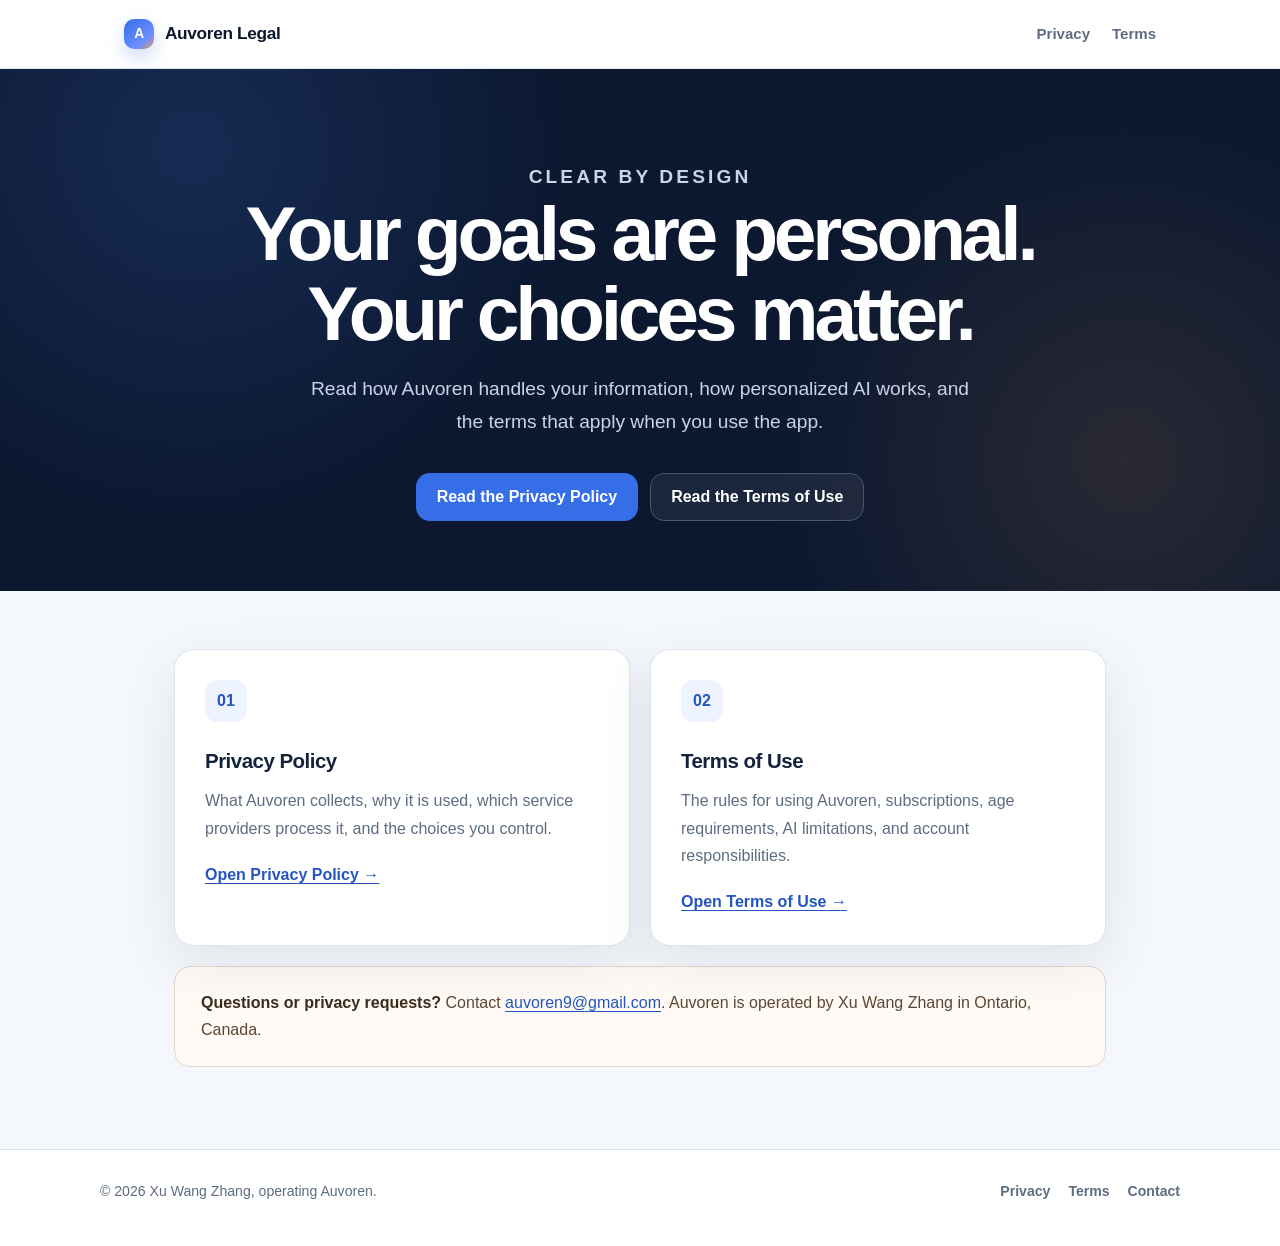
<file: index.html>
<!doctype html>
<html lang="en-CA">
<head>
  <meta charset="utf-8">
  <meta name="viewport" content="width=device-width, initial-scale=1">
  <meta name="description" content="Privacy Policy and Terms of Use for Auvoren.">
  <meta name="theme-color" content="#0b1830">
  <title>Auvoren Legal</title>
  <link rel="stylesheet" href="styles.css">
</head>
<body>
  <a class="skip-link" href="#main">Skip to content</a>
  <header class="site-header">
    <nav class="nav" aria-label="Main navigation">
      <a class="brand" href="./" aria-label="Auvoren Legal home">
        <span class="brand-mark" aria-hidden="true">A</span>
        <span>Auvoren Legal</span>
      </a>
      <div class="nav-links">
        <a href="privacy/">Privacy</a>
        <a href="terms/">Terms</a>
      </div>
    </nav>
  </header>

  <main id="main">
    <section class="hero">
      <div class="hero-inner">
        <p class="eyebrow">Clear by design</p>
        <h1>Your goals are personal. Your choices matter.</h1>
        <p>Read how Auvoren handles your information, how personalized AI works, and the terms that apply when you use the app.</p>
        <div class="hero-actions">
          <a class="button button-primary" href="privacy/">Read the Privacy Policy</a>
          <a class="button button-secondary" href="terms/">Read the Terms of Use</a>
        </div>
      </div>
    </section>

    <section class="home-main" aria-label="Legal documents">
      <div class="card-grid">
        <article class="card">
          <div class="card-icon" aria-hidden="true">01</div>
          <h2>Privacy Policy</h2>
          <p>What Auvoren collects, why it is used, which service providers process it, and the choices you control.</p>
          <a href="privacy/">Open Privacy Policy →</a>
        </article>
        <article class="card">
          <div class="card-icon" aria-hidden="true">02</div>
          <h2>Terms of Use</h2>
          <p>The rules for using Auvoren, subscriptions, age requirements, AI limitations, and account responsibilities.</p>
          <a href="terms/">Open Terms of Use →</a>
        </article>
      </div>
      <aside class="trust-note">
        <strong>Questions or privacy requests?</strong> Contact <a href="mailto:auvoren9@gmail.com">auvoren9@gmail.com</a>. Auvoren is operated by Xu Wang Zhang in Ontario, Canada.
      </aside>
    </section>
  </main>

  <footer class="site-footer">
    <div class="footer-inner">
      <span>© 2026 Xu Wang Zhang, operating Auvoren.</span>
      <div class="footer-links">
        <a href="privacy/">Privacy</a>
        <a href="terms/">Terms</a>
        <a href="mailto:auvoren9@gmail.com">Contact</a>
      </div>
    </div>
  </footer>
</body>
</html>
</file>
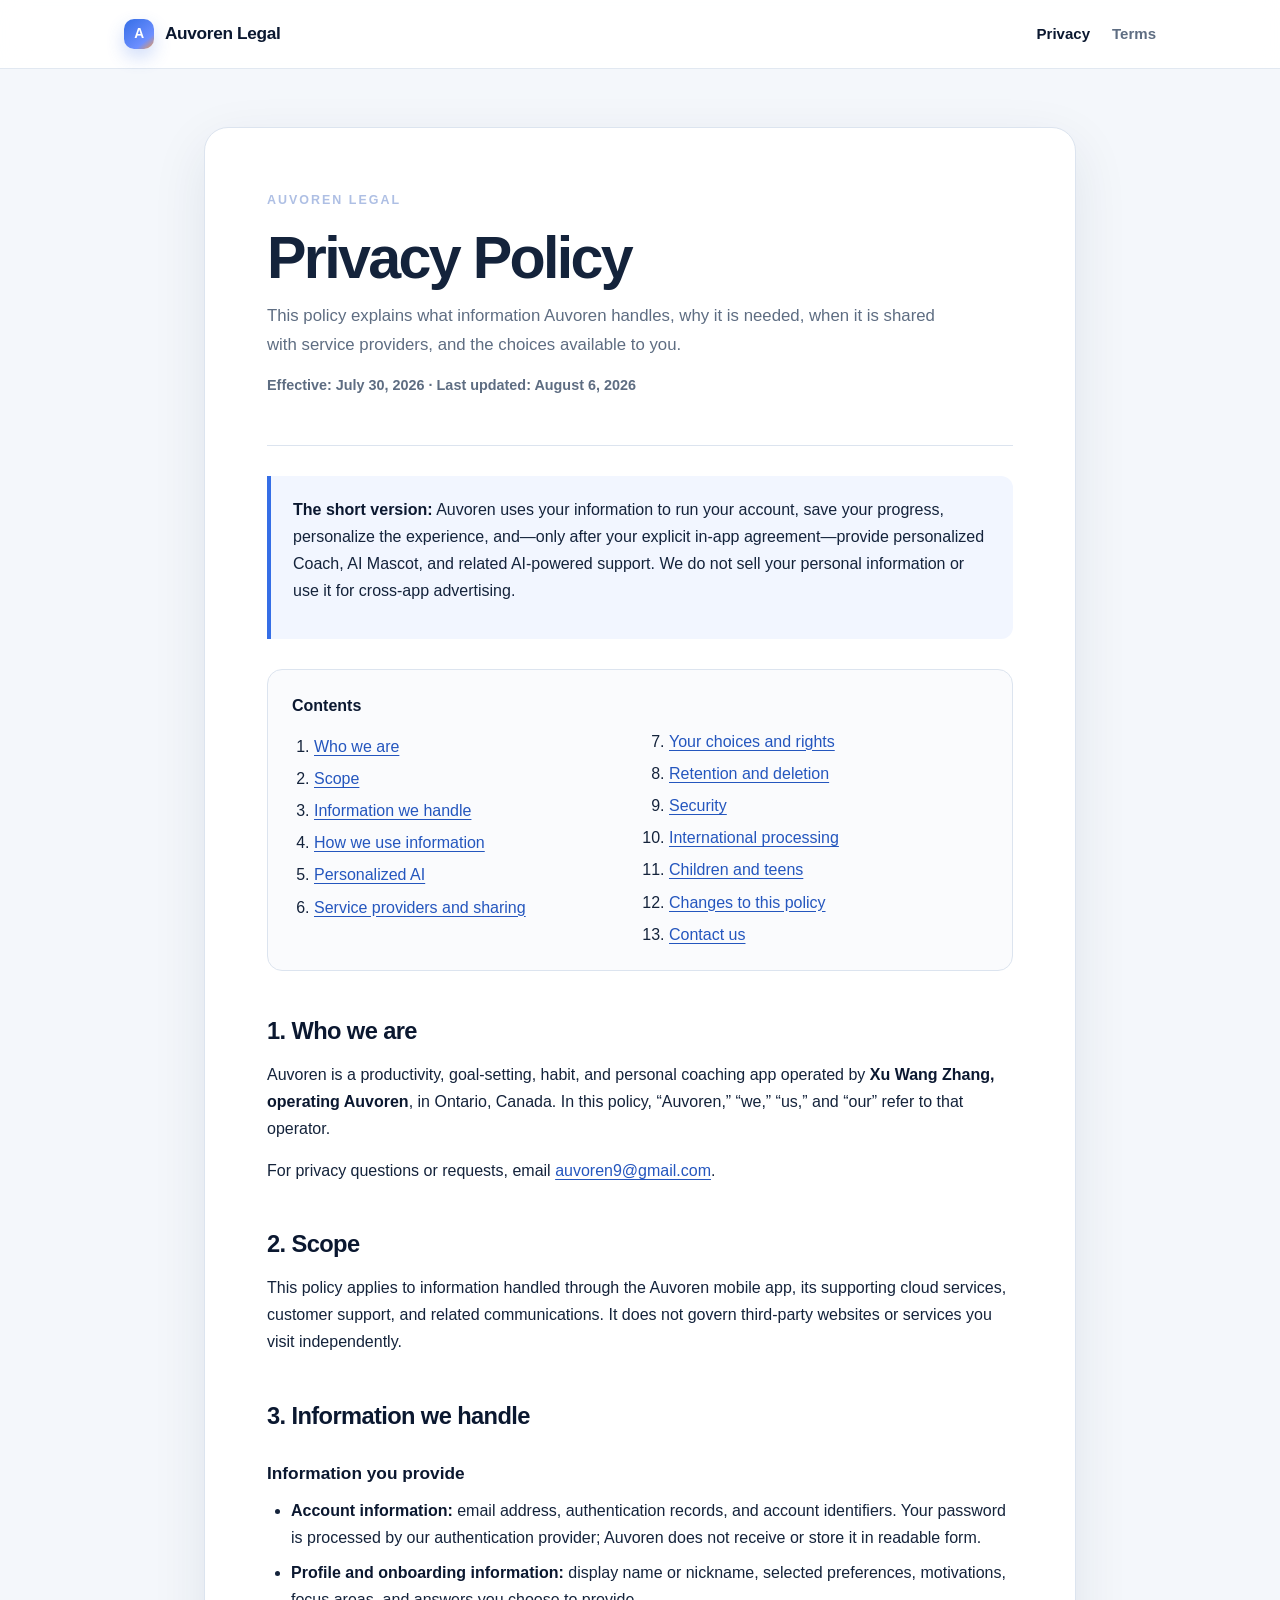
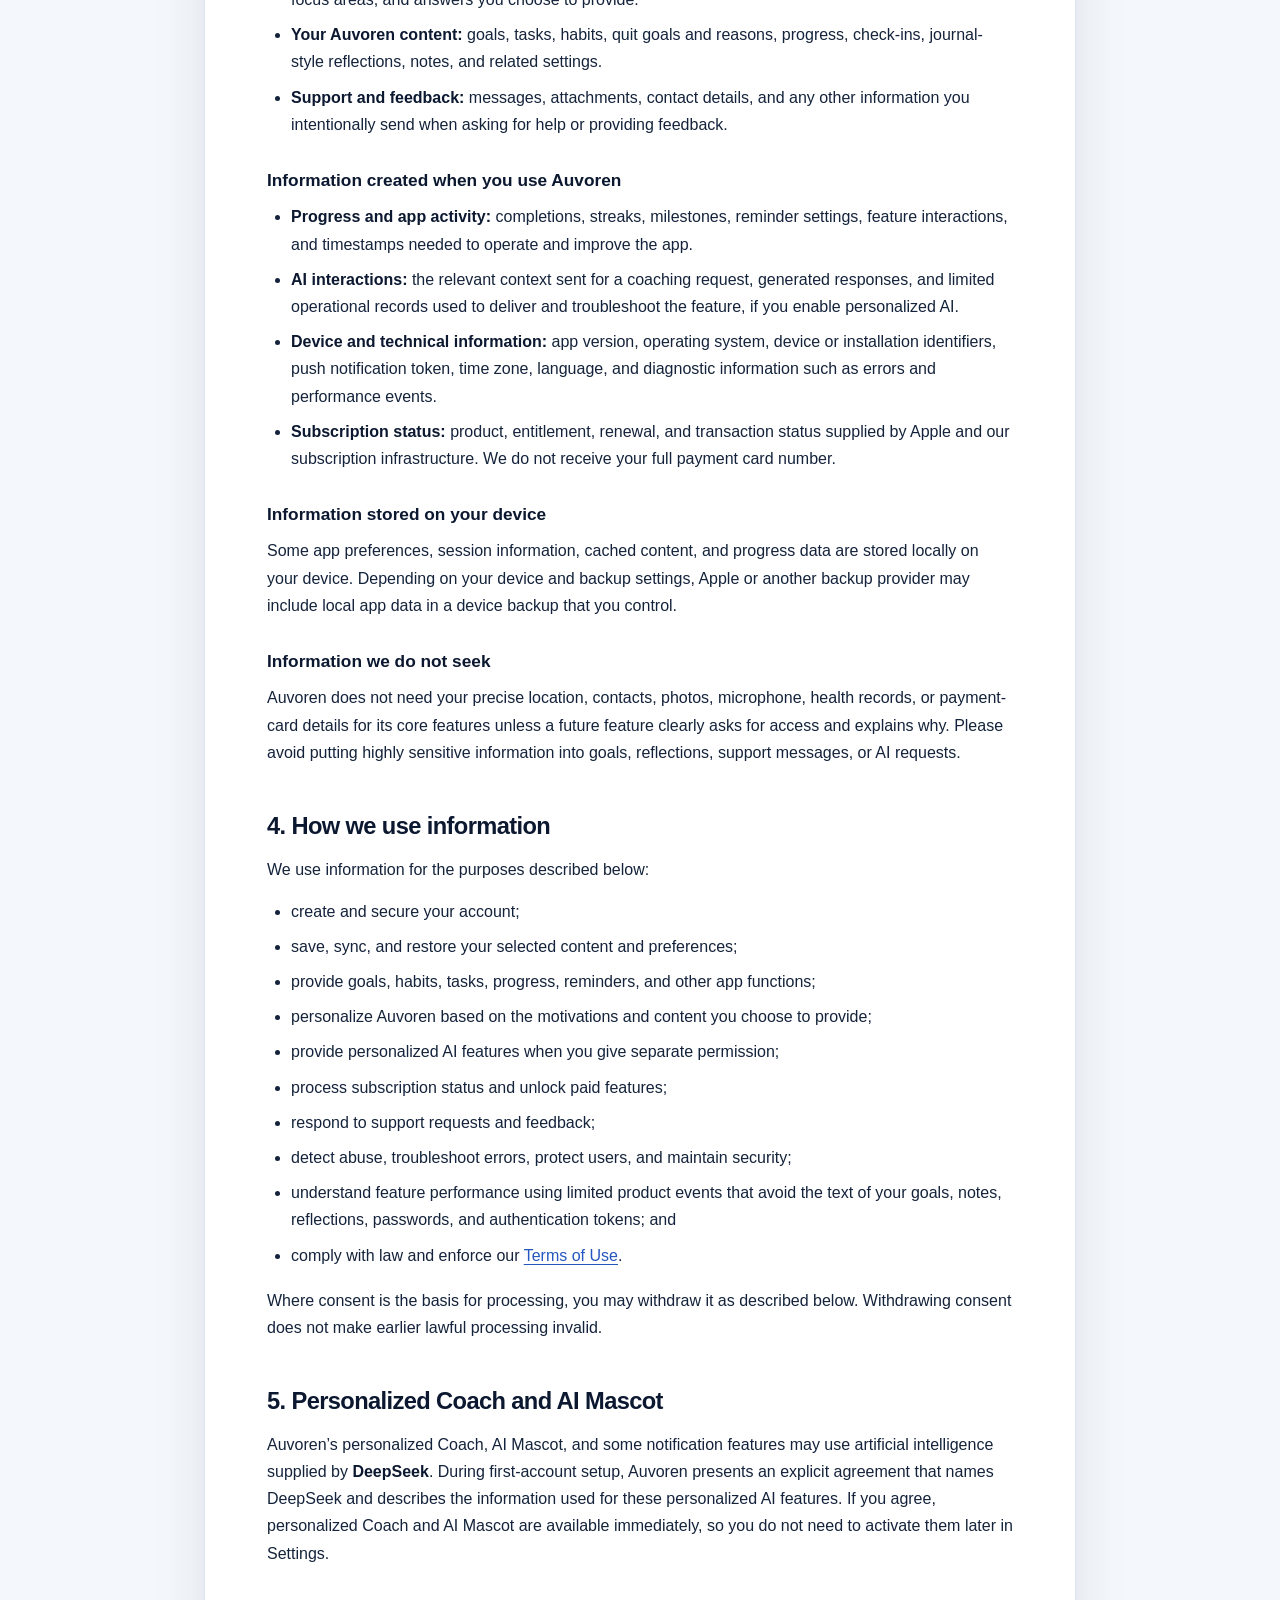
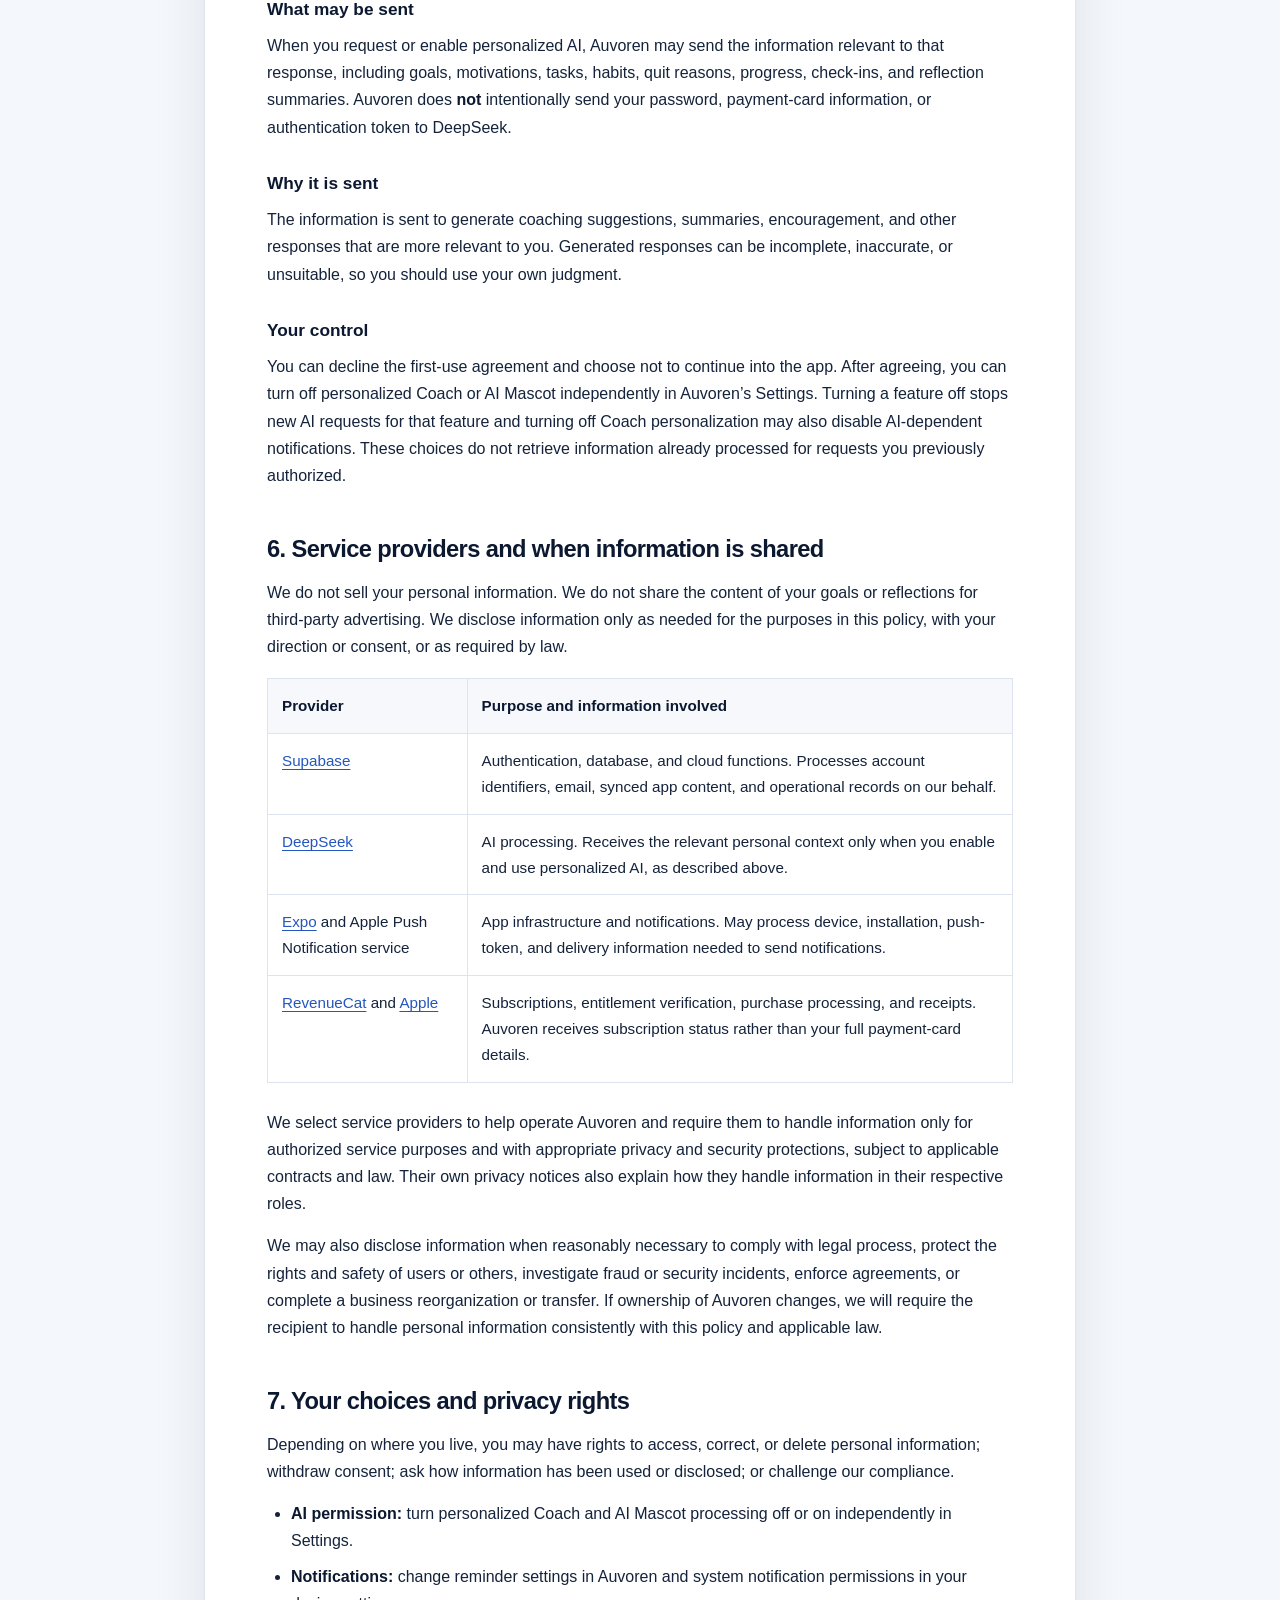
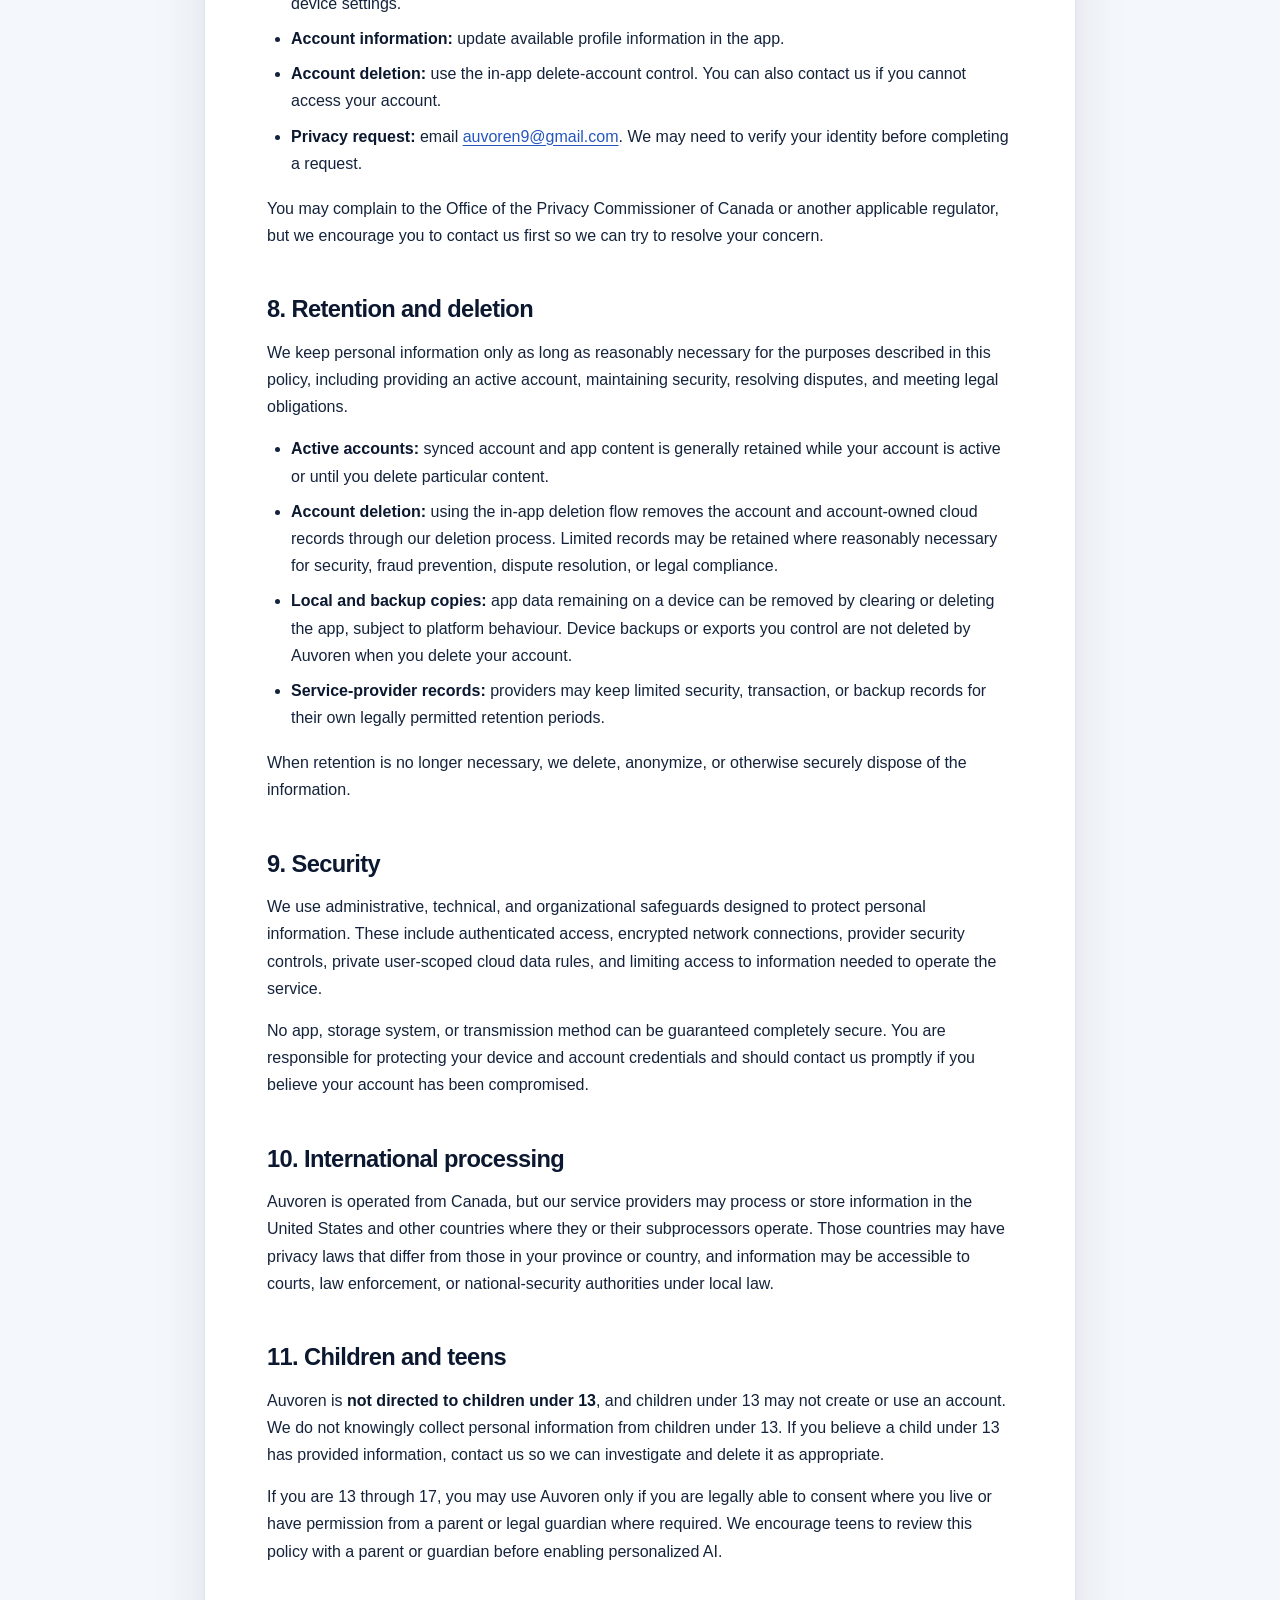
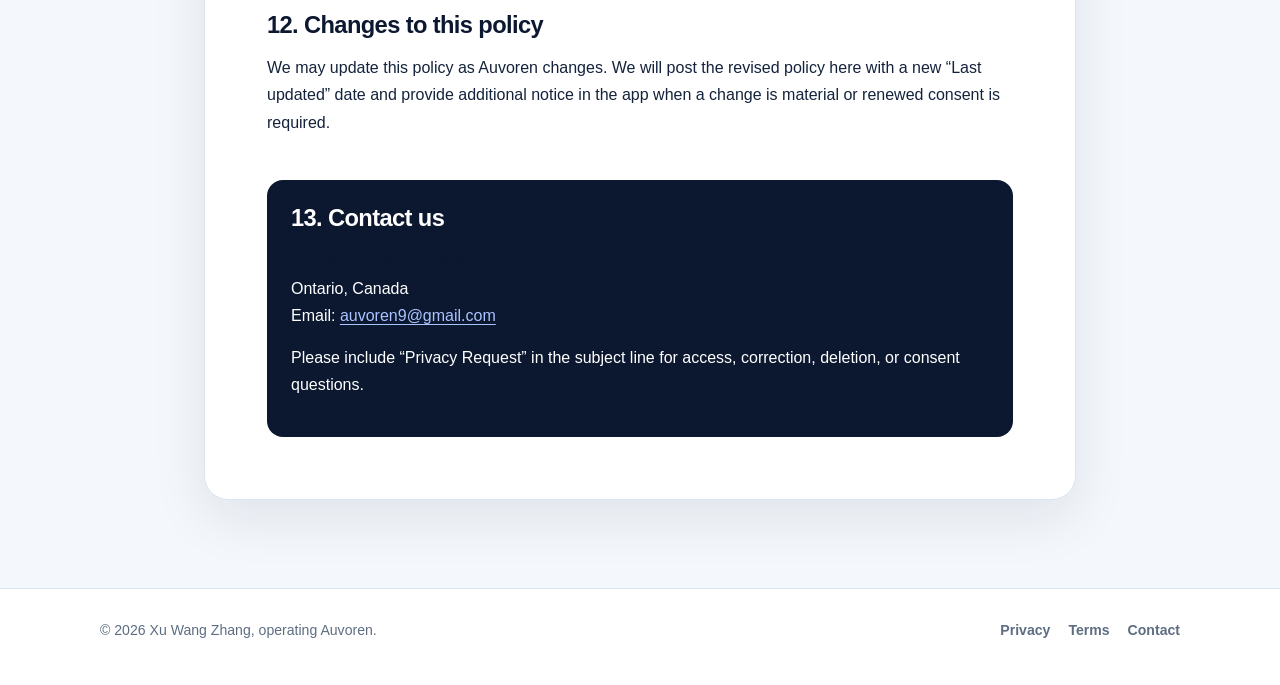
<file: privacy/index.html>
<!doctype html>
<html lang="en-CA">
<head>
  <meta charset="utf-8">
  <meta name="viewport" content="width=device-width, initial-scale=1">
  <meta name="description" content="Auvoren Privacy Policy: how the app collects, uses, shares, and protects information.">
  <meta name="theme-color" content="#0b1830">
  <title>Privacy Policy — Auvoren</title>
  <link rel="stylesheet" href="../styles.css">
</head>
<body>
  <a class="skip-link" href="#main">Skip to content</a>
  <header class="site-header">
    <nav class="nav" aria-label="Main navigation">
      <a class="brand" href="../" aria-label="Auvoren Legal home">
        <span class="brand-mark" aria-hidden="true">A</span>
        <span>Auvoren Legal</span>
      </a>
      <div class="nav-links">
        <a href="./" aria-current="page">Privacy</a>
        <a href="../terms/">Terms</a>
      </div>
    </nav>
  </header>

  <main id="main" class="document-shell">
    <article class="document">
      <header class="document-header">
        <p class="eyebrow">Auvoren legal</p>
        <h1>Privacy Policy</h1>
        <p class="summary">This policy explains what information Auvoren handles, why it is needed, when it is shared with service providers, and the choices available to you.</p>
        <p class="effective">Effective: July 30, 2026 · Last updated: August 6, 2026</p>
      </header>

      <div class="notice">
        <p><strong>The short version:</strong> Auvoren uses your information to run your account, save your progress, personalize the experience, and—only after your explicit in-app agreement—provide personalized Coach, AI Mascot, and related AI-powered support. We do not sell your personal information or use it for cross-app advertising.</p>
      </div>

      <nav class="toc" aria-label="Privacy Policy contents">
        <strong>Contents</strong>
        <ol>
          <li><a href="#who-we-are">Who we are</a></li>
          <li><a href="#scope">Scope</a></li>
          <li><a href="#information">Information we handle</a></li>
          <li><a href="#uses">How we use information</a></li>
          <li><a href="#ai">Personalized AI</a></li>
          <li><a href="#sharing">Service providers and sharing</a></li>
          <li><a href="#choices">Your choices and rights</a></li>
          <li><a href="#retention">Retention and deletion</a></li>
          <li><a href="#security">Security</a></li>
          <li><a href="#transfers">International processing</a></li>
          <li><a href="#children">Children and teens</a></li>
          <li><a href="#changes">Changes to this policy</a></li>
          <li><a href="#contact">Contact us</a></li>
        </ol>
      </nav>

      <section id="who-we-are">
        <h2>1. Who we are</h2>
        <p>Auvoren is a productivity, goal-setting, habit, and personal coaching app operated by <strong>Xu Wang Zhang, operating Auvoren</strong>, in Ontario, Canada. In this policy, “Auvoren,” “we,” “us,” and “our” refer to that operator.</p>
        <p>For privacy questions or requests, email <a href="mailto:auvoren9@gmail.com">auvoren9@gmail.com</a>.</p>
      </section>

      <section id="scope">
        <h2>2. Scope</h2>
        <p>This policy applies to information handled through the Auvoren mobile app, its supporting cloud services, customer support, and related communications. It does not govern third-party websites or services you visit independently.</p>
      </section>

      <section id="information">
        <h2>3. Information we handle</h2>

        <h3>Information you provide</h3>
        <ul>
          <li><strong>Account information:</strong> email address, authentication records, and account identifiers. Your password is processed by our authentication provider; Auvoren does not receive or store it in readable form.</li>
          <li><strong>Profile and onboarding information:</strong> display name or nickname, selected preferences, motivations, focus areas, and answers you choose to provide.</li>
          <li><strong>Your Auvoren content:</strong> goals, tasks, habits, quit goals and reasons, progress, check-ins, journal-style reflections, notes, and related settings.</li>
          <li><strong>Support and feedback:</strong> messages, attachments, contact details, and any other information you intentionally send when asking for help or providing feedback.</li>
        </ul>

        <h3>Information created when you use Auvoren</h3>
        <ul>
          <li><strong>Progress and app activity:</strong> completions, streaks, milestones, reminder settings, feature interactions, and timestamps needed to operate and improve the app.</li>
          <li><strong>AI interactions:</strong> the relevant context sent for a coaching request, generated responses, and limited operational records used to deliver and troubleshoot the feature, if you enable personalized AI.</li>
          <li><strong>Device and technical information:</strong> app version, operating system, device or installation identifiers, push notification token, time zone, language, and diagnostic information such as errors and performance events.</li>
          <li><strong>Subscription status:</strong> product, entitlement, renewal, and transaction status supplied by Apple and our subscription infrastructure. We do not receive your full payment card number.</li>
        </ul>

        <h3>Information stored on your device</h3>
        <p>Some app preferences, session information, cached content, and progress data are stored locally on your device. Depending on your device and backup settings, Apple or another backup provider may include local app data in a device backup that you control.</p>

        <h3>Information we do not seek</h3>
        <p>Auvoren does not need your precise location, contacts, photos, microphone, health records, or payment-card details for its core features unless a future feature clearly asks for access and explains why. Please avoid putting highly sensitive information into goals, reflections, support messages, or AI requests.</p>
      </section>

      <section id="uses">
        <h2>4. How we use information</h2>
        <p>We use information for the purposes described below:</p>
        <ul>
          <li>create and secure your account;</li>
          <li>save, sync, and restore your selected content and preferences;</li>
          <li>provide goals, habits, tasks, progress, reminders, and other app functions;</li>
          <li>personalize Auvoren based on the motivations and content you choose to provide;</li>
          <li>provide personalized AI features when you give separate permission;</li>
          <li>process subscription status and unlock paid features;</li>
          <li>respond to support requests and feedback;</li>
          <li>detect abuse, troubleshoot errors, protect users, and maintain security;</li>
          <li>understand feature performance using limited product events that avoid the text of your goals, notes, reflections, passwords, and authentication tokens; and</li>
          <li>comply with law and enforce our <a href="../terms/">Terms of Use</a>.</li>
        </ul>
        <p>Where consent is the basis for processing, you may withdraw it as described below. Withdrawing consent does not make earlier lawful processing invalid.</p>
      </section>

      <section id="ai">
        <h2>5. Personalized Coach and AI Mascot</h2>
        <p>Auvoren’s personalized Coach, AI Mascot, and some notification features may use artificial intelligence supplied by <strong>DeepSeek</strong>. During first-account setup, Auvoren presents an explicit agreement that names DeepSeek and describes the information used for these personalized AI features. If you agree, personalized Coach and AI Mascot are available immediately, so you do not need to activate them later in Settings.</p>

        <h3>What may be sent</h3>
        <p>When you request or enable personalized AI, Auvoren may send the information relevant to that response, including goals, motivations, tasks, habits, quit reasons, progress, check-ins, and reflection summaries. Auvoren does <strong>not</strong> intentionally send your password, payment-card information, or authentication token to DeepSeek.</p>

        <h3>Why it is sent</h3>
        <p>The information is sent to generate coaching suggestions, summaries, encouragement, and other responses that are more relevant to you. Generated responses can be incomplete, inaccurate, or unsuitable, so you should use your own judgment.</p>

        <h3>Your control</h3>
        <p>You can decline the first-use agreement and choose not to continue into the app. After agreeing, you can turn off personalized Coach or AI Mascot independently in Auvoren’s Settings. Turning a feature off stops new AI requests for that feature and turning off Coach personalization may also disable AI-dependent notifications. These choices do not retrieve information already processed for requests you previously authorized.</p>
      </section>

      <section id="sharing">
        <h2>6. Service providers and when information is shared</h2>
        <p>We do not sell your personal information. We do not share the content of your goals or reflections for third-party advertising. We disclose information only as needed for the purposes in this policy, with your direction or consent, or as required by law.</p>

        <table>
          <thead>
            <tr>
              <th scope="col">Provider</th>
              <th scope="col">Purpose and information involved</th>
            </tr>
          </thead>
          <tbody>
            <tr>
              <td><a href="https://supabase.com/privacy">Supabase</a></td>
              <td>Authentication, database, and cloud functions. Processes account identifiers, email, synced app content, and operational records on our behalf.</td>
            </tr>
            <tr>
              <td><a href="https://cdn.deepseek.com/policies/en-US/deepseek-privacy-policy.html">DeepSeek</a></td>
              <td>AI processing. Receives the relevant personal context only when you enable and use personalized AI, as described above.</td>
            </tr>
            <tr>
              <td><a href="https://expo.dev/privacy">Expo</a> and Apple Push Notification service</td>
              <td>App infrastructure and notifications. May process device, installation, push-token, and delivery information needed to send notifications.</td>
            </tr>
            <tr>
              <td><a href="https://www.revenuecat.com/privacy">RevenueCat</a> and <a href="https://www.apple.com/legal/privacy/">Apple</a></td>
              <td>Subscriptions, entitlement verification, purchase processing, and receipts. Auvoren receives subscription status rather than your full payment-card details.</td>
            </tr>
          </tbody>
        </table>

        <p>We select service providers to help operate Auvoren and require them to handle information only for authorized service purposes and with appropriate privacy and security protections, subject to applicable contracts and law. Their own privacy notices also explain how they handle information in their respective roles.</p>
        <p>We may also disclose information when reasonably necessary to comply with legal process, protect the rights and safety of users or others, investigate fraud or security incidents, enforce agreements, or complete a business reorganization or transfer. If ownership of Auvoren changes, we will require the recipient to handle personal information consistently with this policy and applicable law.</p>
      </section>

      <section id="choices">
        <h2>7. Your choices and privacy rights</h2>
        <p>Depending on where you live, you may have rights to access, correct, or delete personal information; withdraw consent; ask how information has been used or disclosed; or challenge our compliance.</p>
        <ul>
          <li><strong>AI permission:</strong> turn personalized Coach and AI Mascot processing off or on independently in Settings.</li>
          <li><strong>Notifications:</strong> change reminder settings in Auvoren and system notification permissions in your device settings.</li>
          <li><strong>Account information:</strong> update available profile information in the app.</li>
          <li><strong>Account deletion:</strong> use the in-app delete-account control. You can also contact us if you cannot access your account.</li>
          <li><strong>Privacy request:</strong> email <a href="mailto:auvoren9@gmail.com">auvoren9@gmail.com</a>. We may need to verify your identity before completing a request.</li>
        </ul>
        <p>You may complain to the Office of the Privacy Commissioner of Canada or another applicable regulator, but we encourage you to contact us first so we can try to resolve your concern.</p>
      </section>

      <section id="retention">
        <h2>8. Retention and deletion</h2>
        <p>We keep personal information only as long as reasonably necessary for the purposes described in this policy, including providing an active account, maintaining security, resolving disputes, and meeting legal obligations.</p>
        <ul>
          <li><strong>Active accounts:</strong> synced account and app content is generally retained while your account is active or until you delete particular content.</li>
          <li><strong>Account deletion:</strong> using the in-app deletion flow removes the account and account-owned cloud records through our deletion process. Limited records may be retained where reasonably necessary for security, fraud prevention, dispute resolution, or legal compliance.</li>
          <li><strong>Local and backup copies:</strong> app data remaining on a device can be removed by clearing or deleting the app, subject to platform behaviour. Device backups or exports you control are not deleted by Auvoren when you delete your account.</li>
          <li><strong>Service-provider records:</strong> providers may keep limited security, transaction, or backup records for their own legally permitted retention periods.</li>
        </ul>
        <p>When retention is no longer necessary, we delete, anonymize, or otherwise securely dispose of the information.</p>
      </section>

      <section id="security">
        <h2>9. Security</h2>
        <p>We use administrative, technical, and organizational safeguards designed to protect personal information. These include authenticated access, encrypted network connections, provider security controls, private user-scoped cloud data rules, and limiting access to information needed to operate the service.</p>
        <p>No app, storage system, or transmission method can be guaranteed completely secure. You are responsible for protecting your device and account credentials and should contact us promptly if you believe your account has been compromised.</p>
      </section>

      <section id="transfers">
        <h2>10. International processing</h2>
        <p>Auvoren is operated from Canada, but our service providers may process or store information in the United States and other countries where they or their subprocessors operate. Those countries may have privacy laws that differ from those in your province or country, and information may be accessible to courts, law enforcement, or national-security authorities under local law.</p>
      </section>

      <section id="children">
        <h2>11. Children and teens</h2>
        <p>Auvoren is <strong>not directed to children under 13</strong>, and children under 13 may not create or use an account. We do not knowingly collect personal information from children under 13. If you believe a child under 13 has provided information, contact us so we can investigate and delete it as appropriate.</p>
        <p>If you are 13 through 17, you may use Auvoren only if you are legally able to consent where you live or have permission from a parent or legal guardian where required. We encourage teens to review this policy with a parent or guardian before enabling personalized AI.</p>
      </section>

      <section id="changes">
        <h2>12. Changes to this policy</h2>
        <p>We may update this policy as Auvoren changes. We will post the revised policy here with a new “Last updated” date and provide additional notice in the app when a change is material or renewed consent is required.</p>
      </section>

      <section id="contact" class="contact-box">
        <h2>13. Contact us</h2>
        <p><strong>Xu Wang Zhang, operating Auvoren</strong><br>Ontario, Canada<br>Email: <a href="mailto:auvoren9@gmail.com">auvoren9@gmail.com</a></p>
        <p>Please include “Privacy Request” in the subject line for access, correction, deletion, or consent questions.</p>
      </section>
    </article>
  </main>

  <footer class="site-footer">
    <div class="footer-inner">
      <span>© 2026 Xu Wang Zhang, operating Auvoren.</span>
      <div class="footer-links">
        <a href="./">Privacy</a>
        <a href="../terms/">Terms</a>
        <a href="mailto:auvoren9@gmail.com">Contact</a>
      </div>
    </div>
  </footer>
</body>
</html>
</file>
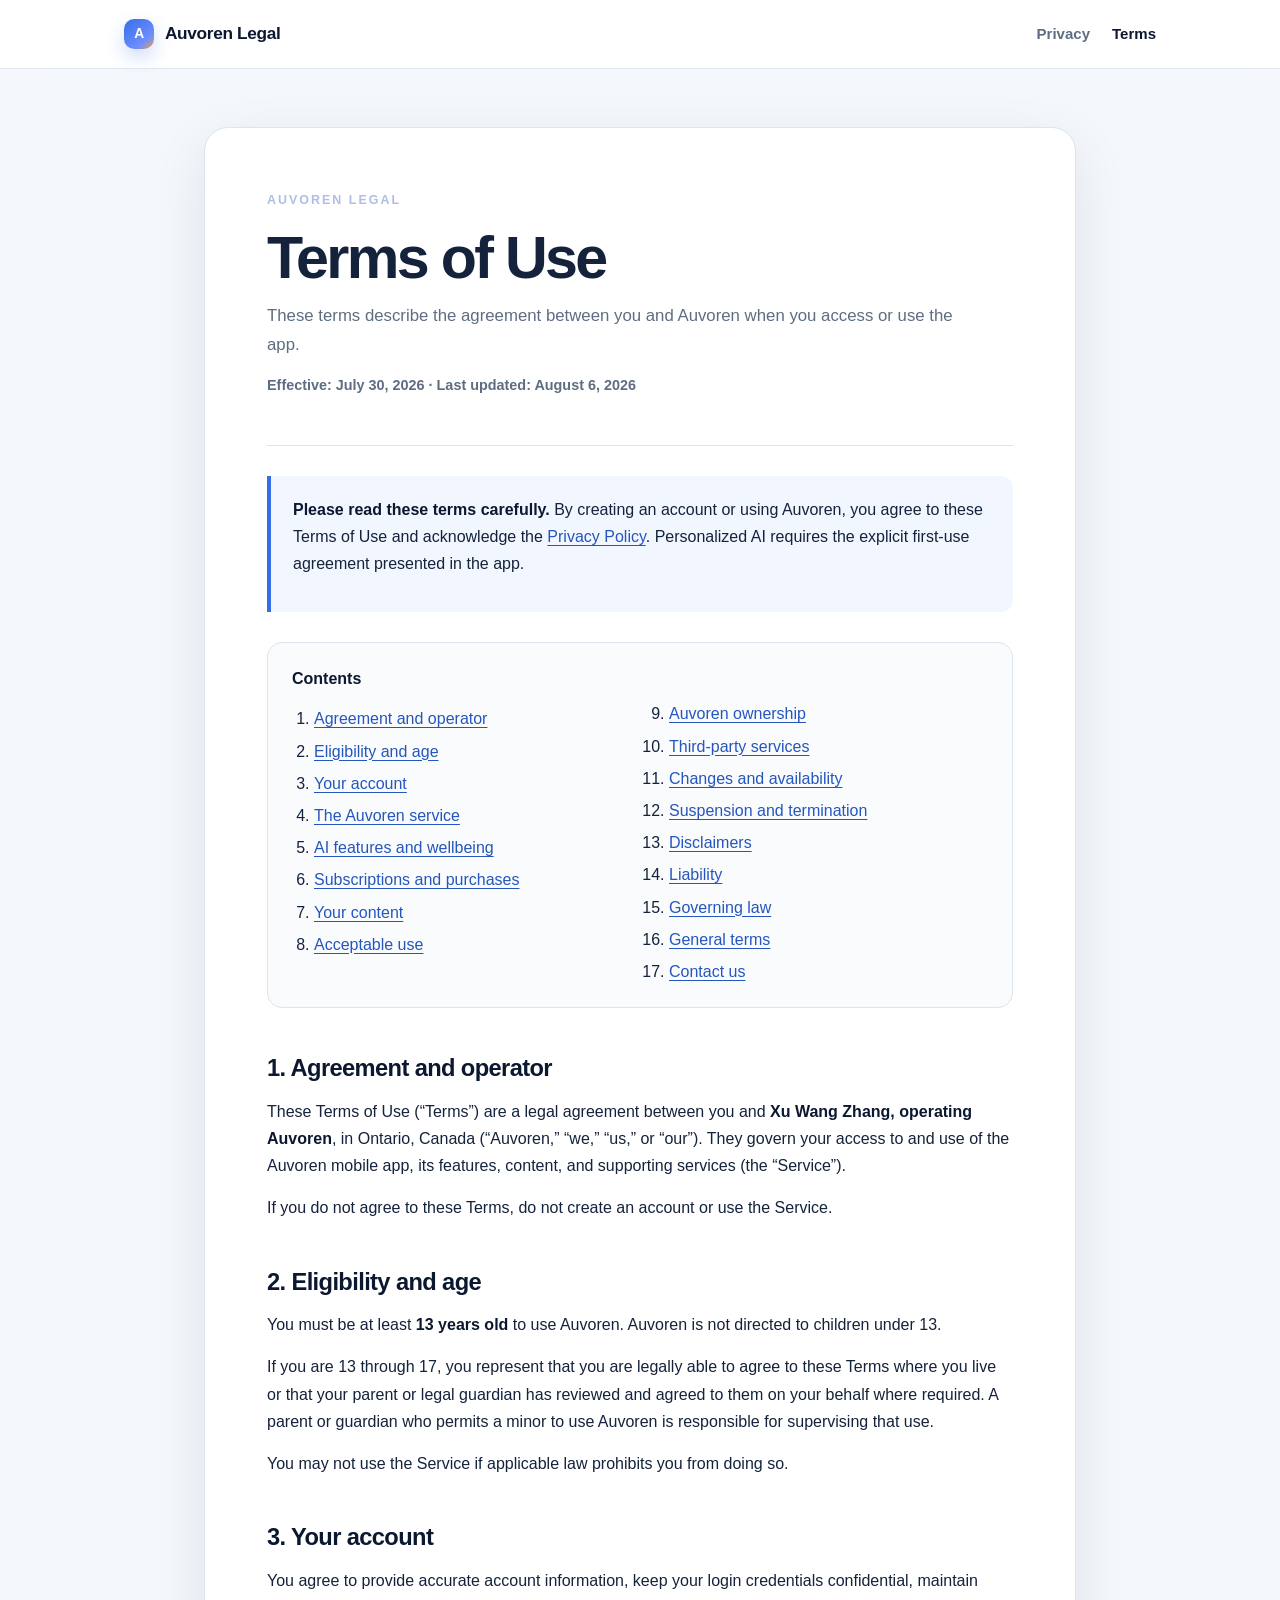
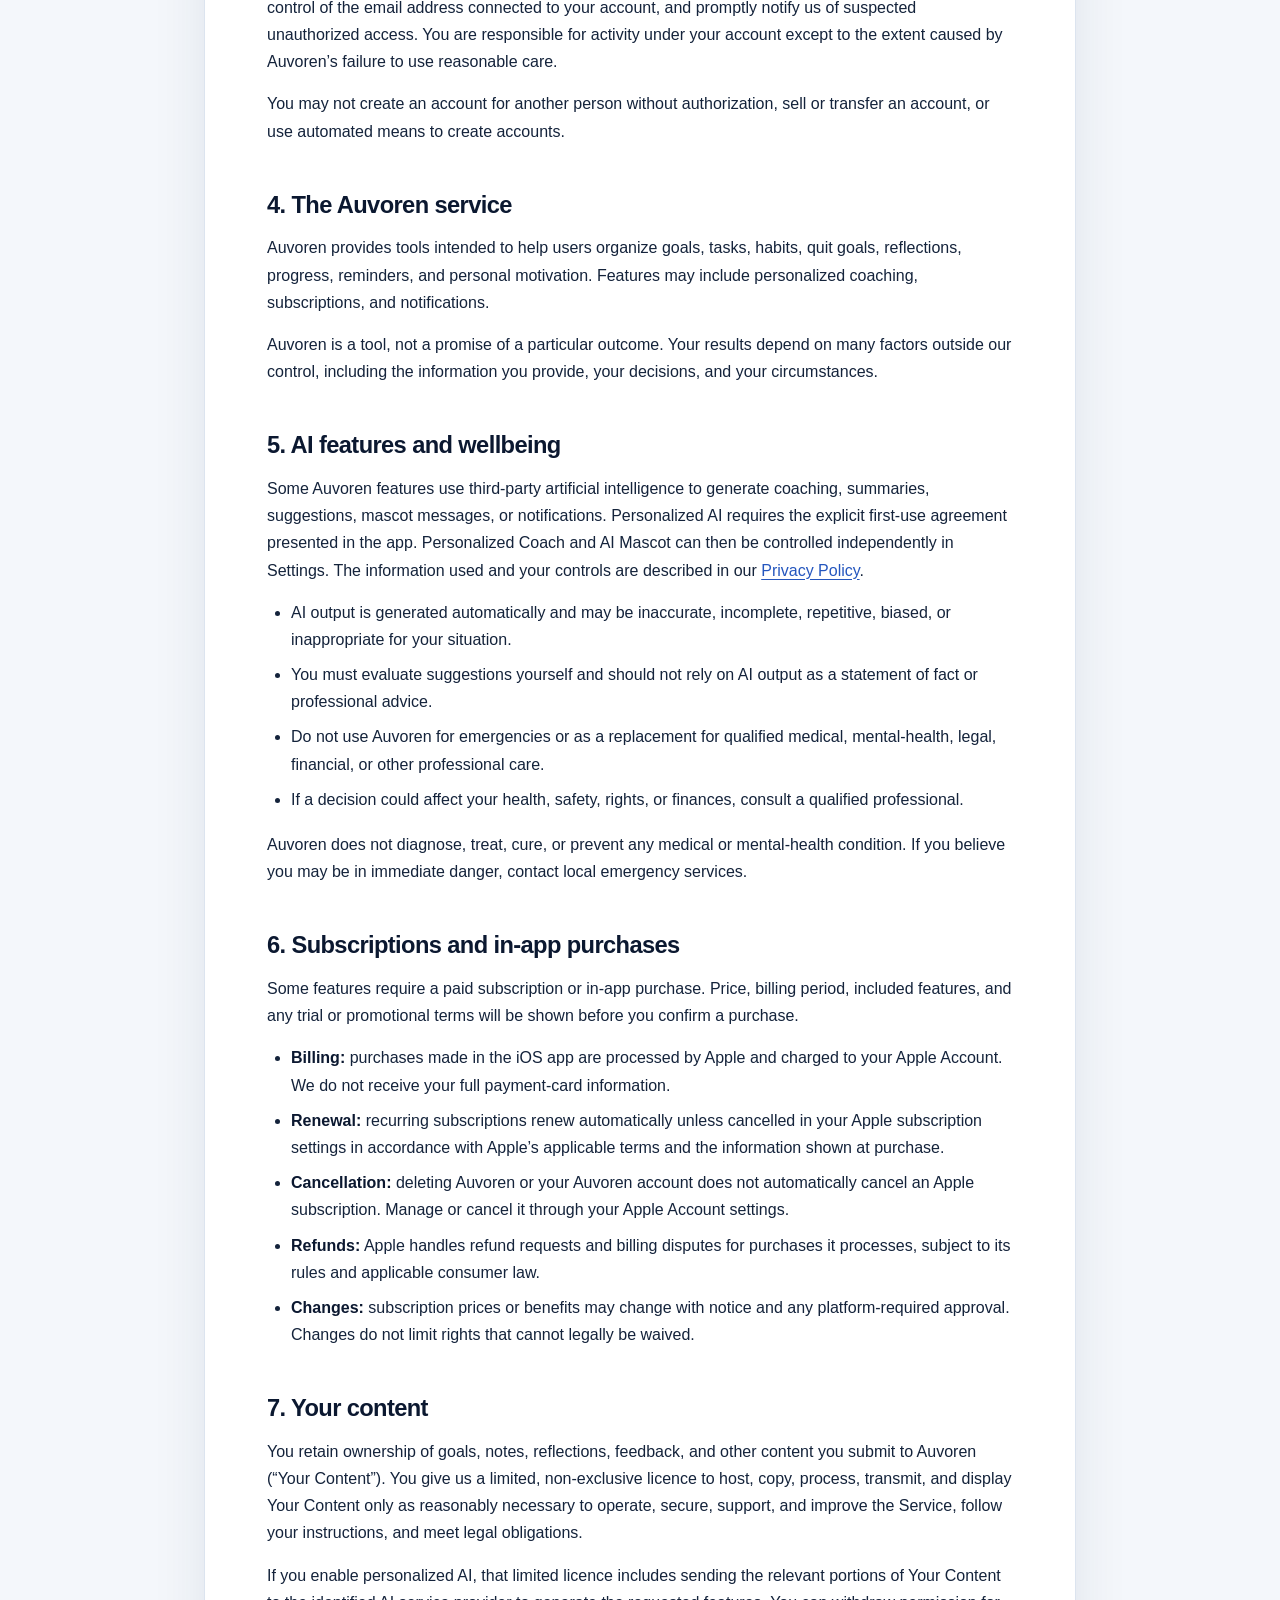
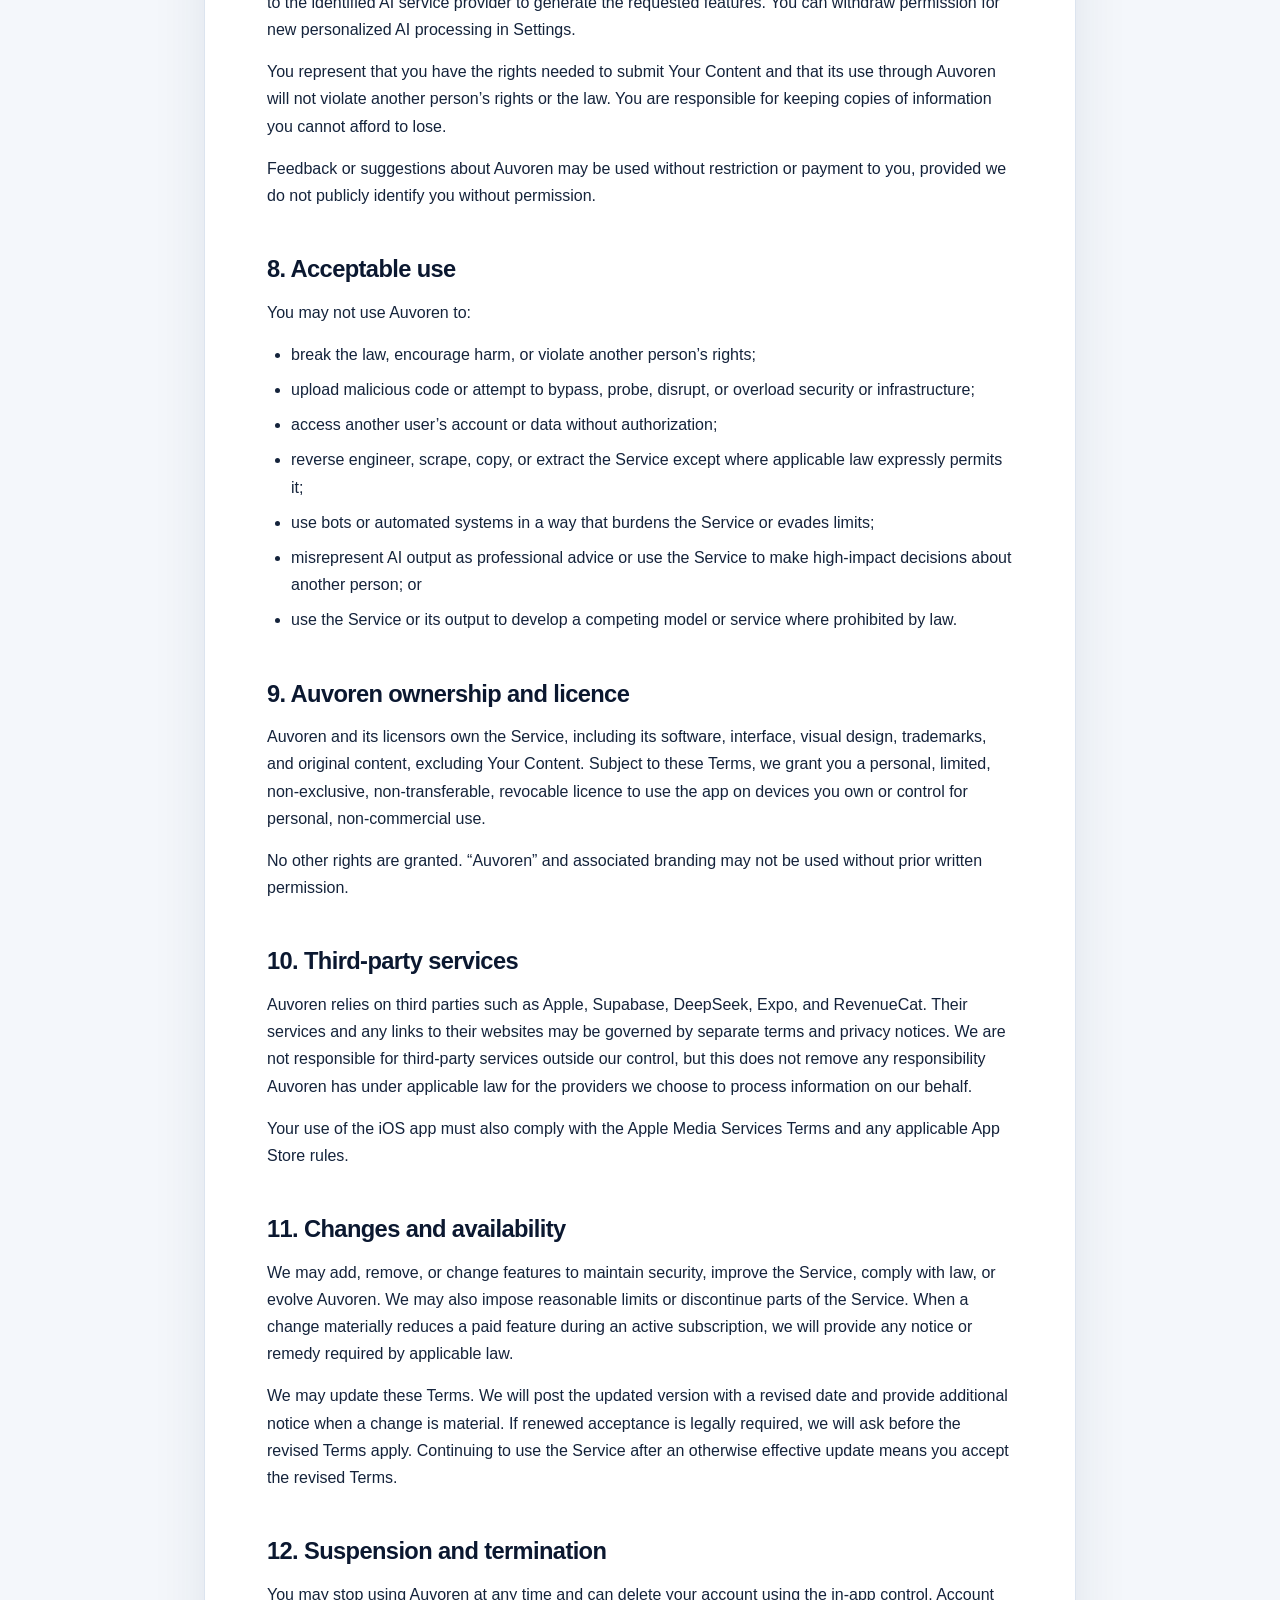
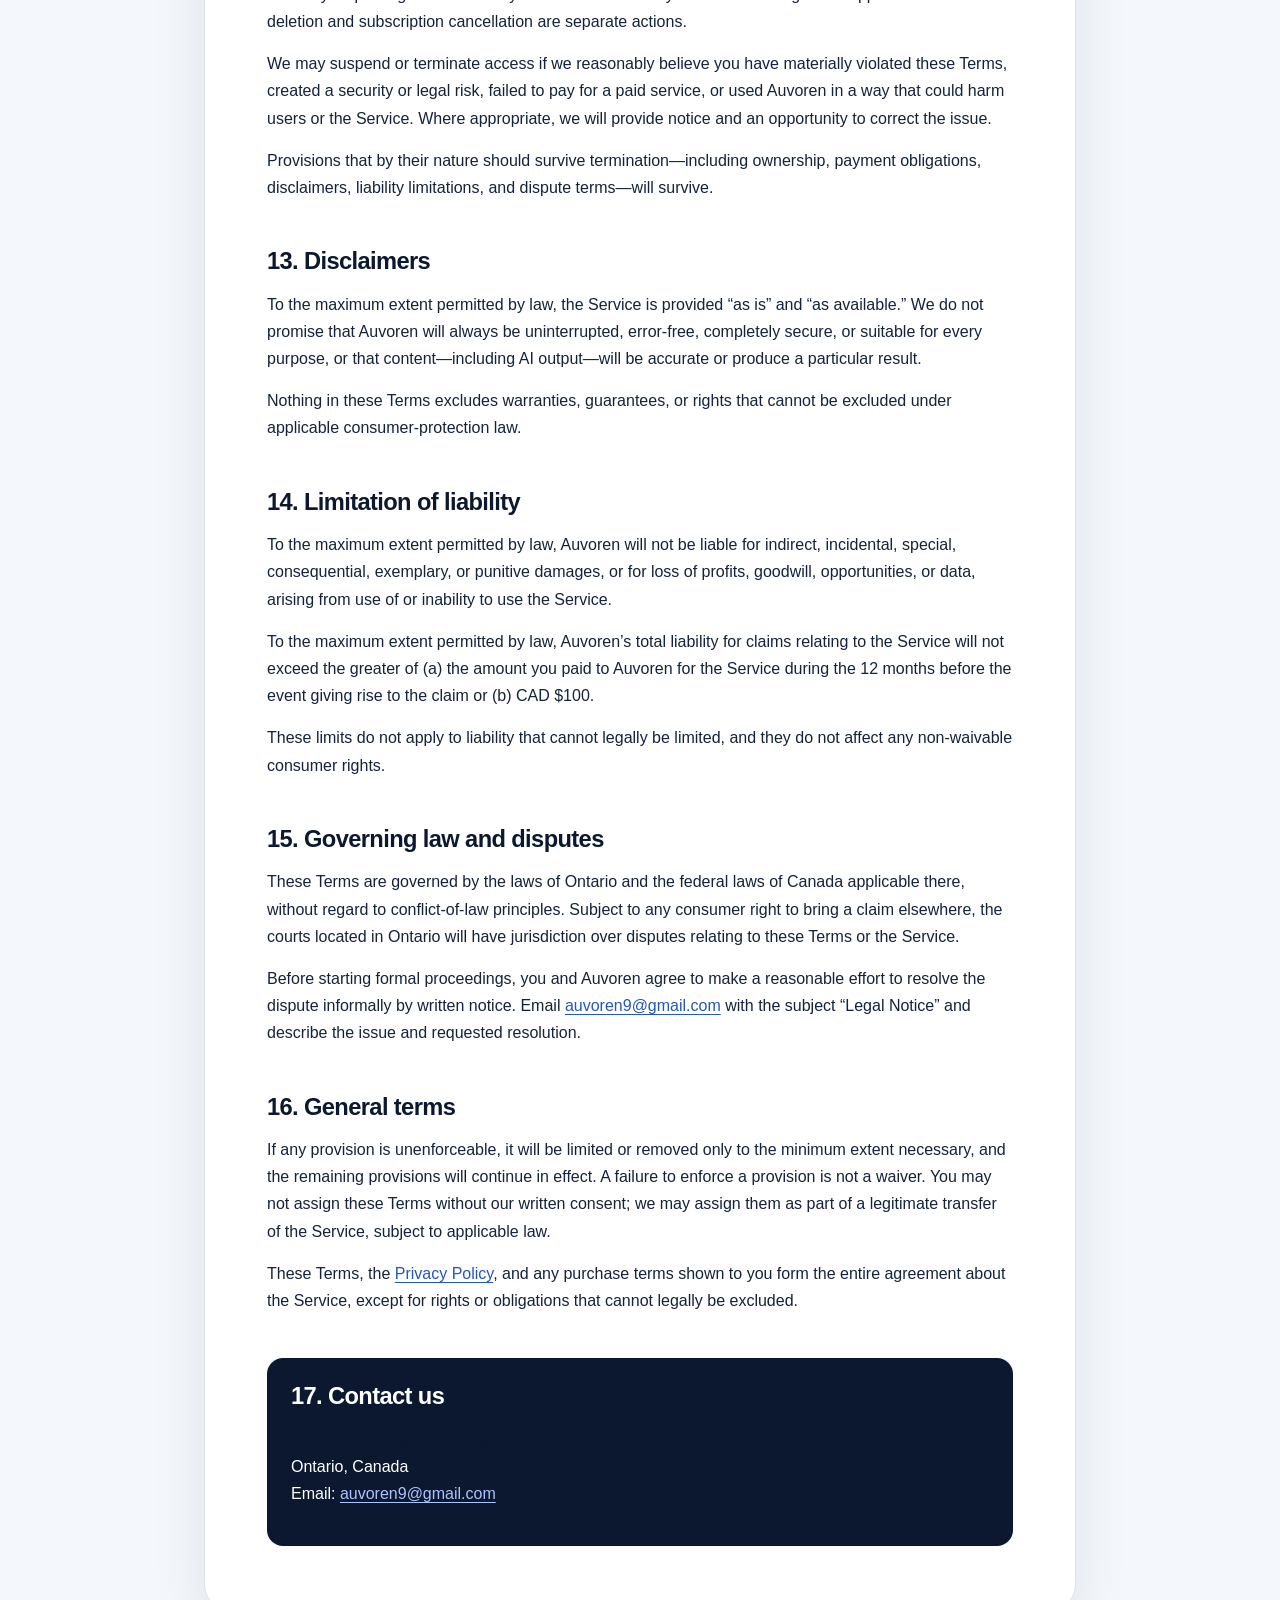
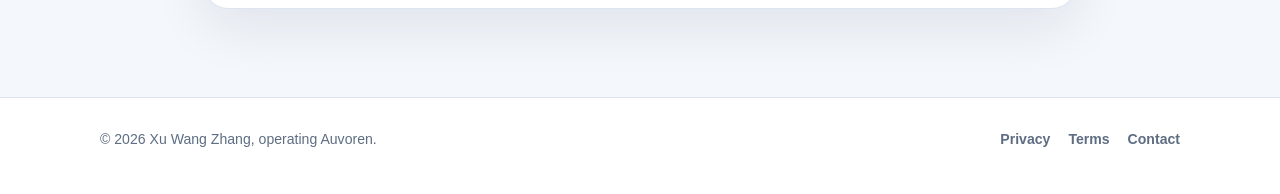
<file: terms/index.html>
<!doctype html>
<html lang="en-CA">
<head>
  <meta charset="utf-8">
  <meta name="viewport" content="width=device-width, initial-scale=1">
  <meta name="description" content="Terms of Use for the Auvoren productivity and personalized coaching app.">
  <meta name="theme-color" content="#0b1830">
  <title>Terms of Use — Auvoren</title>
  <link rel="stylesheet" href="../styles.css">
</head>
<body>
  <a class="skip-link" href="#main">Skip to content</a>
  <header class="site-header">
    <nav class="nav" aria-label="Main navigation">
      <a class="brand" href="../" aria-label="Auvoren Legal home">
        <span class="brand-mark" aria-hidden="true">A</span>
        <span>Auvoren Legal</span>
      </a>
      <div class="nav-links">
        <a href="../privacy/">Privacy</a>
        <a href="./" aria-current="page">Terms</a>
      </div>
    </nav>
  </header>

  <main id="main" class="document-shell">
    <article class="document">
      <header class="document-header">
        <p class="eyebrow">Auvoren legal</p>
        <h1>Terms of Use</h1>
        <p class="summary">These terms describe the agreement between you and Auvoren when you access or use the app.</p>
        <p class="effective">Effective: July 30, 2026 · Last updated: August 6, 2026</p>
      </header>

      <div class="notice">
        <p><strong>Please read these terms carefully.</strong> By creating an account or using Auvoren, you agree to these Terms of Use and acknowledge the <a href="../privacy/">Privacy Policy</a>. Personalized AI requires the explicit first-use agreement presented in the app.</p>
      </div>

      <nav class="toc" aria-label="Terms of Use contents">
        <strong>Contents</strong>
        <ol>
          <li><a href="#agreement">Agreement and operator</a></li>
          <li><a href="#eligibility">Eligibility and age</a></li>
          <li><a href="#account">Your account</a></li>
          <li><a href="#service">The Auvoren service</a></li>
          <li><a href="#ai">AI features and wellbeing</a></li>
          <li><a href="#subscriptions">Subscriptions and purchases</a></li>
          <li><a href="#content">Your content</a></li>
          <li><a href="#acceptable-use">Acceptable use</a></li>
          <li><a href="#ownership">Auvoren ownership</a></li>
          <li><a href="#third-parties">Third-party services</a></li>
          <li><a href="#changes">Changes and availability</a></li>
          <li><a href="#termination">Suspension and termination</a></li>
          <li><a href="#disclaimers">Disclaimers</a></li>
          <li><a href="#liability">Liability</a></li>
          <li><a href="#law">Governing law</a></li>
          <li><a href="#general">General terms</a></li>
          <li><a href="#contact">Contact us</a></li>
        </ol>
      </nav>

      <section id="agreement">
        <h2>1. Agreement and operator</h2>
        <p>These Terms of Use (“Terms”) are a legal agreement between you and <strong>Xu Wang Zhang, operating Auvoren</strong>, in Ontario, Canada (“Auvoren,” “we,” “us,” or “our”). They govern your access to and use of the Auvoren mobile app, its features, content, and supporting services (the “Service”).</p>
        <p>If you do not agree to these Terms, do not create an account or use the Service.</p>
      </section>

      <section id="eligibility">
        <h2>2. Eligibility and age</h2>
        <p>You must be at least <strong>13 years old</strong> to use Auvoren. Auvoren is not directed to children under 13.</p>
        <p>If you are 13 through 17, you represent that you are legally able to agree to these Terms where you live or that your parent or legal guardian has reviewed and agreed to them on your behalf where required. A parent or guardian who permits a minor to use Auvoren is responsible for supervising that use.</p>
        <p>You may not use the Service if applicable law prohibits you from doing so.</p>
      </section>

      <section id="account">
        <h2>3. Your account</h2>
        <p>You agree to provide accurate account information, keep your login credentials confidential, maintain control of the email address connected to your account, and promptly notify us of suspected unauthorized access. You are responsible for activity under your account except to the extent caused by Auvoren’s failure to use reasonable care.</p>
        <p>You may not create an account for another person without authorization, sell or transfer an account, or use automated means to create accounts.</p>
      </section>

      <section id="service">
        <h2>4. The Auvoren service</h2>
        <p>Auvoren provides tools intended to help users organize goals, tasks, habits, quit goals, reflections, progress, reminders, and personal motivation. Features may include personalized coaching, subscriptions, and notifications.</p>
        <p>Auvoren is a tool, not a promise of a particular outcome. Your results depend on many factors outside our control, including the information you provide, your decisions, and your circumstances.</p>
      </section>

      <section id="ai">
        <h2>5. AI features and wellbeing</h2>
        <p>Some Auvoren features use third-party artificial intelligence to generate coaching, summaries, suggestions, mascot messages, or notifications. Personalized AI requires the explicit first-use agreement presented in the app. Personalized Coach and AI Mascot can then be controlled independently in Settings. The information used and your controls are described in our <a href="../privacy/#ai">Privacy Policy</a>.</p>
        <ul>
          <li>AI output is generated automatically and may be inaccurate, incomplete, repetitive, biased, or inappropriate for your situation.</li>
          <li>You must evaluate suggestions yourself and should not rely on AI output as a statement of fact or professional advice.</li>
          <li>Do not use Auvoren for emergencies or as a replacement for qualified medical, mental-health, legal, financial, or other professional care.</li>
          <li>If a decision could affect your health, safety, rights, or finances, consult a qualified professional.</li>
        </ul>
        <p>Auvoren does not diagnose, treat, cure, or prevent any medical or mental-health condition. If you believe you may be in immediate danger, contact local emergency services.</p>
      </section>

      <section id="subscriptions">
        <h2>6. Subscriptions and in-app purchases</h2>
        <p>Some features require a paid subscription or in-app purchase. Price, billing period, included features, and any trial or promotional terms will be shown before you confirm a purchase.</p>
        <ul>
          <li><strong>Billing:</strong> purchases made in the iOS app are processed by Apple and charged to your Apple Account. We do not receive your full payment-card information.</li>
          <li><strong>Renewal:</strong> recurring subscriptions renew automatically unless cancelled in your Apple subscription settings in accordance with Apple’s applicable terms and the information shown at purchase.</li>
          <li><strong>Cancellation:</strong> deleting Auvoren or your Auvoren account does not automatically cancel an Apple subscription. Manage or cancel it through your Apple Account settings.</li>
          <li><strong>Refunds:</strong> Apple handles refund requests and billing disputes for purchases it processes, subject to its rules and applicable consumer law.</li>
          <li><strong>Changes:</strong> subscription prices or benefits may change with notice and any platform-required approval. Changes do not limit rights that cannot legally be waived.</li>
        </ul>
      </section>

      <section id="content">
        <h2>7. Your content</h2>
        <p>You retain ownership of goals, notes, reflections, feedback, and other content you submit to Auvoren (“Your Content”). You give us a limited, non-exclusive licence to host, copy, process, transmit, and display Your Content only as reasonably necessary to operate, secure, support, and improve the Service, follow your instructions, and meet legal obligations.</p>
        <p>If you enable personalized AI, that limited licence includes sending the relevant portions of Your Content to the identified AI service provider to generate the requested features. You can withdraw permission for new personalized AI processing in Settings.</p>
        <p>You represent that you have the rights needed to submit Your Content and that its use through Auvoren will not violate another person’s rights or the law. You are responsible for keeping copies of information you cannot afford to lose.</p>
        <p>Feedback or suggestions about Auvoren may be used without restriction or payment to you, provided we do not publicly identify you without permission.</p>
      </section>

      <section id="acceptable-use">
        <h2>8. Acceptable use</h2>
        <p>You may not use Auvoren to:</p>
        <ul>
          <li>break the law, encourage harm, or violate another person’s rights;</li>
          <li>upload malicious code or attempt to bypass, probe, disrupt, or overload security or infrastructure;</li>
          <li>access another user’s account or data without authorization;</li>
          <li>reverse engineer, scrape, copy, or extract the Service except where applicable law expressly permits it;</li>
          <li>use bots or automated systems in a way that burdens the Service or evades limits;</li>
          <li>misrepresent AI output as professional advice or use the Service to make high-impact decisions about another person; or</li>
          <li>use the Service or its output to develop a competing model or service where prohibited by law.</li>
        </ul>
      </section>

      <section id="ownership">
        <h2>9. Auvoren ownership and licence</h2>
        <p>Auvoren and its licensors own the Service, including its software, interface, visual design, trademarks, and original content, excluding Your Content. Subject to these Terms, we grant you a personal, limited, non-exclusive, non-transferable, revocable licence to use the app on devices you own or control for personal, non-commercial use.</p>
        <p>No other rights are granted. “Auvoren” and associated branding may not be used without prior written permission.</p>
      </section>

      <section id="third-parties">
        <h2>10. Third-party services</h2>
        <p>Auvoren relies on third parties such as Apple, Supabase, DeepSeek, Expo, and RevenueCat. Their services and any links to their websites may be governed by separate terms and privacy notices. We are not responsible for third-party services outside our control, but this does not remove any responsibility Auvoren has under applicable law for the providers we choose to process information on our behalf.</p>
        <p>Your use of the iOS app must also comply with the Apple Media Services Terms and any applicable App Store rules.</p>
      </section>

      <section id="changes">
        <h2>11. Changes and availability</h2>
        <p>We may add, remove, or change features to maintain security, improve the Service, comply with law, or evolve Auvoren. We may also impose reasonable limits or discontinue parts of the Service. When a change materially reduces a paid feature during an active subscription, we will provide any notice or remedy required by applicable law.</p>
        <p>We may update these Terms. We will post the updated version with a revised date and provide additional notice when a change is material. If renewed acceptance is legally required, we will ask before the revised Terms apply. Continuing to use the Service after an otherwise effective update means you accept the revised Terms.</p>
      </section>

      <section id="termination">
        <h2>12. Suspension and termination</h2>
        <p>You may stop using Auvoren at any time and can delete your account using the in-app control. Account deletion and subscription cancellation are separate actions.</p>
        <p>We may suspend or terminate access if we reasonably believe you have materially violated these Terms, created a security or legal risk, failed to pay for a paid service, or used Auvoren in a way that could harm users or the Service. Where appropriate, we will provide notice and an opportunity to correct the issue.</p>
        <p>Provisions that by their nature should survive termination—including ownership, payment obligations, disclaimers, liability limitations, and dispute terms—will survive.</p>
      </section>

      <section id="disclaimers">
        <h2>13. Disclaimers</h2>
        <p>To the maximum extent permitted by law, the Service is provided “as is” and “as available.” We do not promise that Auvoren will always be uninterrupted, error-free, completely secure, or suitable for every purpose, or that content—including AI output—will be accurate or produce a particular result.</p>
        <p>Nothing in these Terms excludes warranties, guarantees, or rights that cannot be excluded under applicable consumer-protection law.</p>
      </section>

      <section id="liability">
        <h2>14. Limitation of liability</h2>
        <p>To the maximum extent permitted by law, Auvoren will not be liable for indirect, incidental, special, consequential, exemplary, or punitive damages, or for loss of profits, goodwill, opportunities, or data, arising from use of or inability to use the Service.</p>
        <p>To the maximum extent permitted by law, Auvoren’s total liability for claims relating to the Service will not exceed the greater of (a) the amount you paid to Auvoren for the Service during the 12 months before the event giving rise to the claim or (b) CAD $100.</p>
        <p>These limits do not apply to liability that cannot legally be limited, and they do not affect any non-waivable consumer rights.</p>
      </section>

      <section id="law">
        <h2>15. Governing law and disputes</h2>
        <p>These Terms are governed by the laws of Ontario and the federal laws of Canada applicable there, without regard to conflict-of-law principles. Subject to any consumer right to bring a claim elsewhere, the courts located in Ontario will have jurisdiction over disputes relating to these Terms or the Service.</p>
        <p>Before starting formal proceedings, you and Auvoren agree to make a reasonable effort to resolve the dispute informally by written notice. Email <a href="mailto:auvoren9@gmail.com">auvoren9@gmail.com</a> with the subject “Legal Notice” and describe the issue and requested resolution.</p>
      </section>

      <section id="general">
        <h2>16. General terms</h2>
        <p>If any provision is unenforceable, it will be limited or removed only to the minimum extent necessary, and the remaining provisions will continue in effect. A failure to enforce a provision is not a waiver. You may not assign these Terms without our written consent; we may assign them as part of a legitimate transfer of the Service, subject to applicable law.</p>
        <p>These Terms, the <a href="../privacy/">Privacy Policy</a>, and any purchase terms shown to you form the entire agreement about the Service, except for rights or obligations that cannot legally be excluded.</p>
      </section>

      <section id="contact" class="contact-box">
        <h2>17. Contact us</h2>
        <p><strong>Xu Wang Zhang, operating Auvoren</strong><br>Ontario, Canada<br>Email: <a href="mailto:auvoren9@gmail.com">auvoren9@gmail.com</a></p>
      </section>
    </article>
  </main>

  <footer class="site-footer">
    <div class="footer-inner">
      <span>© 2026 Xu Wang Zhang, operating Auvoren.</span>
      <div class="footer-links">
        <a href="../privacy/">Privacy</a>
        <a href="./">Terms</a>
        <a href="mailto:auvoren9@gmail.com">Contact</a>
      </div>
    </div>
  </footer>
</body>
</html>
</file>
<file: styles.css>
:root {
  color-scheme: light;
  --ink: #14233b;
  --muted: #5e6d82;
  --line: #dce4ef;
  --paper: #ffffff;
  --wash: #f4f7fb;
  --navy: #0b1830;
  --blue: #356ee6;
  --blue-dark: #2456be;
  --orange: #f59a4a;
  --radius: 20px;
  --shadow: 0 18px 55px rgba(19, 39, 75, 0.09);
  font-family: Inter, ui-sans-serif, -apple-system, BlinkMacSystemFont, "Segoe UI", sans-serif;
  font-synthesis: none;
}

* { box-sizing: border-box; }

html { scroll-behavior: smooth; }

body {
  margin: 0;
  background: var(--wash);
  color: var(--ink);
  line-height: 1.7;
  -webkit-font-smoothing: antialiased;
}

a { color: var(--blue-dark); text-underline-offset: 3px; }
a:hover { color: var(--blue); }
a:focus-visible, .button:focus-visible {
  outline: 3px solid rgba(53, 110, 230, 0.35);
  outline-offset: 4px;
  border-radius: 5px;
}

.skip-link {
  position: absolute;
  top: -100px;
  left: 16px;
  z-index: 10;
  padding: 10px 14px;
  color: white;
  background: var(--navy);
  border-radius: 10px;
}
.skip-link:focus { top: 12px; }

.site-header {
  position: sticky;
  top: 0;
  z-index: 5;
  border-bottom: 1px solid rgba(220, 228, 239, 0.85);
  background: rgba(255, 255, 255, 0.92);
  backdrop-filter: blur(14px);
}

.nav {
  max-width: 1080px;
  min-height: 68px;
  margin: 0 auto;
  padding: 0 24px;
  display: flex;
  align-items: center;
  justify-content: space-between;
  gap: 24px;
}

.brand {
  display: inline-flex;
  align-items: center;
  gap: 11px;
  color: var(--navy);
  font-size: 1.08rem;
  font-weight: 800;
  letter-spacing: -0.02em;
  text-decoration: none;
}

.brand-mark {
  width: 30px;
  height: 30px;
  display: grid;
  place-items: center;
  border-radius: 10px;
  color: white;
  background: linear-gradient(140deg, var(--blue), #6d8fff 72%, var(--orange));
  box-shadow: 0 8px 18px rgba(53, 110, 230, 0.24);
  font-size: 0.86rem;
}

.nav-links { display: flex; gap: 22px; }
.nav-links a { color: var(--muted); font-size: 0.94rem; font-weight: 650; text-decoration: none; }
.nav-links a[aria-current="page"], .nav-links a:hover { color: var(--navy); }

.hero {
  overflow: hidden;
  position: relative;
  padding: 92px 24px 70px;
  background:
    radial-gradient(circle at 15% 15%, rgba(72, 123, 232, 0.19), transparent 32%),
    radial-gradient(circle at 88% 75%, rgba(245, 154, 74, 0.13), transparent 30%),
    var(--navy);
  color: white;
}

.hero-inner { max-width: 920px; margin: 0 auto; text-align: center; }
.eyebrow {
  margin: 0 0 14px;
  color: #aebfe4;
  font-size: 0.78rem;
  font-weight: 800;
  letter-spacing: 0.16em;
  text-transform: uppercase;
}

.hero h1 {
  max-width: 800px;
  margin: 0 auto 20px;
  font-size: clamp(2.4rem, 7vw, 4.8rem);
  line-height: 1.04;
  letter-spacing: -0.055em;
}

.hero p {
  max-width: 680px;
  margin: 0 auto;
  color: #c9d4e9;
  font-size: clamp(1rem, 2.2vw, 1.2rem);
}

.hero-actions {
  margin-top: 34px;
  display: flex;
  justify-content: center;
  flex-wrap: wrap;
  gap: 12px;
}

.button {
  display: inline-flex;
  align-items: center;
  justify-content: center;
  min-height: 48px;
  padding: 0 20px;
  border: 1px solid transparent;
  border-radius: 14px;
  font-weight: 750;
  text-decoration: none;
}
.button-primary { color: white; background: var(--blue); }
.button-primary:hover { color: white; background: #477cf0; }
.button-secondary { color: white; border-color: #465673; background: rgba(255,255,255,0.06); }
.button-secondary:hover { color: white; background: rgba(255,255,255,0.1); }

.home-main { max-width: 980px; margin: 0 auto; padding: 58px 24px 82px; }
.card-grid { display: grid; grid-template-columns: repeat(2, minmax(0, 1fr)); gap: 20px; }
.card {
  min-height: 238px;
  padding: 30px;
  border: 1px solid var(--line);
  border-radius: var(--radius);
  background: var(--paper);
  box-shadow: var(--shadow);
}
.card-icon {
  width: 42px;
  height: 42px;
  display: grid;
  place-items: center;
  margin-bottom: 22px;
  border-radius: 13px;
  color: var(--blue-dark);
  background: #edf3ff;
  font-weight: 850;
}
.card h2 { margin: 0 0 9px; font-size: 1.28rem; letter-spacing: -0.025em; }
.card p { margin: 0 0 19px; color: var(--muted); }
.card a { font-weight: 750; }

.trust-note {
  margin-top: 20px;
  padding: 22px 26px;
  border: 1px solid #e4d7ca;
  border-radius: 16px;
  background: #fffaf5;
  color: #5c4634;
}
.trust-note strong { color: #3c2a1c; }

.document-shell {
  max-width: 920px;
  margin: 0 auto;
  padding: 58px 24px 88px;
}
.document {
  padding: clamp(28px, 6vw, 62px);
  border: 1px solid var(--line);
  border-radius: 24px;
  background: var(--paper);
  box-shadow: var(--shadow);
}
.document-header { padding-bottom: 32px; border-bottom: 1px solid var(--line); }
.document h1 { margin: 0 0 12px; font-size: clamp(2.15rem, 6vw, 3.7rem); line-height: 1.08; letter-spacing: -0.045em; }
.document .summary { max-width: 700px; margin: 0 0 14px; color: var(--muted); font-size: 1.05rem; }
.effective { margin: 0; color: var(--muted); font-size: 0.9rem; font-weight: 650; }

.notice {
  margin: 30px 0;
  padding: 20px 22px;
  border-left: 4px solid var(--blue);
  border-radius: 0 12px 12px 0;
  background: #f2f6ff;
}
.notice p { margin: 0; }

.document h2 {
  margin: 46px 0 14px;
  color: var(--navy);
  font-size: 1.48rem;
  line-height: 1.25;
  letter-spacing: -0.026em;
}
.document h3 { margin: 28px 0 8px; color: var(--navy); font-size: 1.08rem; }
.document p { margin: 0 0 15px; }
.document ul { margin: 8px 0 18px; padding-left: 24px; }
.document li { margin: 8px 0; }
.document strong { color: var(--navy); }
.document table { width: 100%; margin: 18px 0 26px; border-collapse: collapse; font-size: 0.95rem; }
.document th, .document td { padding: 14px; border: 1px solid var(--line); vertical-align: top; text-align: left; }
.document th { color: var(--navy); background: #f6f8fc; }

.toc {
  margin: 30px 0;
  padding: 22px 24px;
  border: 1px solid var(--line);
  border-radius: 15px;
  background: #fafbfd;
}
.toc strong { display: block; margin-bottom: 8px; }
.toc ol { margin: 0; padding-left: 22px; columns: 2; column-gap: 36px; }
.toc li { break-inside: avoid; margin: 5px 0; }

.contact-box {
  margin-top: 44px;
  padding: 24px;
  border-radius: 16px;
  color: white;
  background: var(--navy);
}
.contact-box h2 { margin-top: 0; color: white; }
.contact-box a { color: #abc3ff; }

.site-footer { padding: 30px 24px 42px; border-top: 1px solid var(--line); background: white; }
.footer-inner {
  max-width: 1080px;
  margin: 0 auto;
  display: flex;
  align-items: center;
  justify-content: space-between;
  gap: 24px;
  color: var(--muted);
  font-size: 0.88rem;
}
.footer-links { display: flex; gap: 18px; }
.footer-links a { color: var(--muted); font-weight: 650; text-decoration: none; }

@media (max-width: 700px) {
  .nav { min-height: 62px; padding: 0 18px; }
  .nav-links { gap: 14px; }
  .nav-links a { font-size: 0.84rem; }
  .hero { padding: 70px 20px 56px; }
  .card-grid { grid-template-columns: 1fr; }
  .document-shell { padding: 28px 14px 60px; }
  .document { border-radius: 18px; }
  .toc ol { columns: 1; }
  .document table { display: block; overflow-x: auto; }
  .footer-inner { align-items: flex-start; flex-direction: column; }
}

@media (prefers-reduced-motion: reduce) {
  html { scroll-behavior: auto; }
}
</file>
